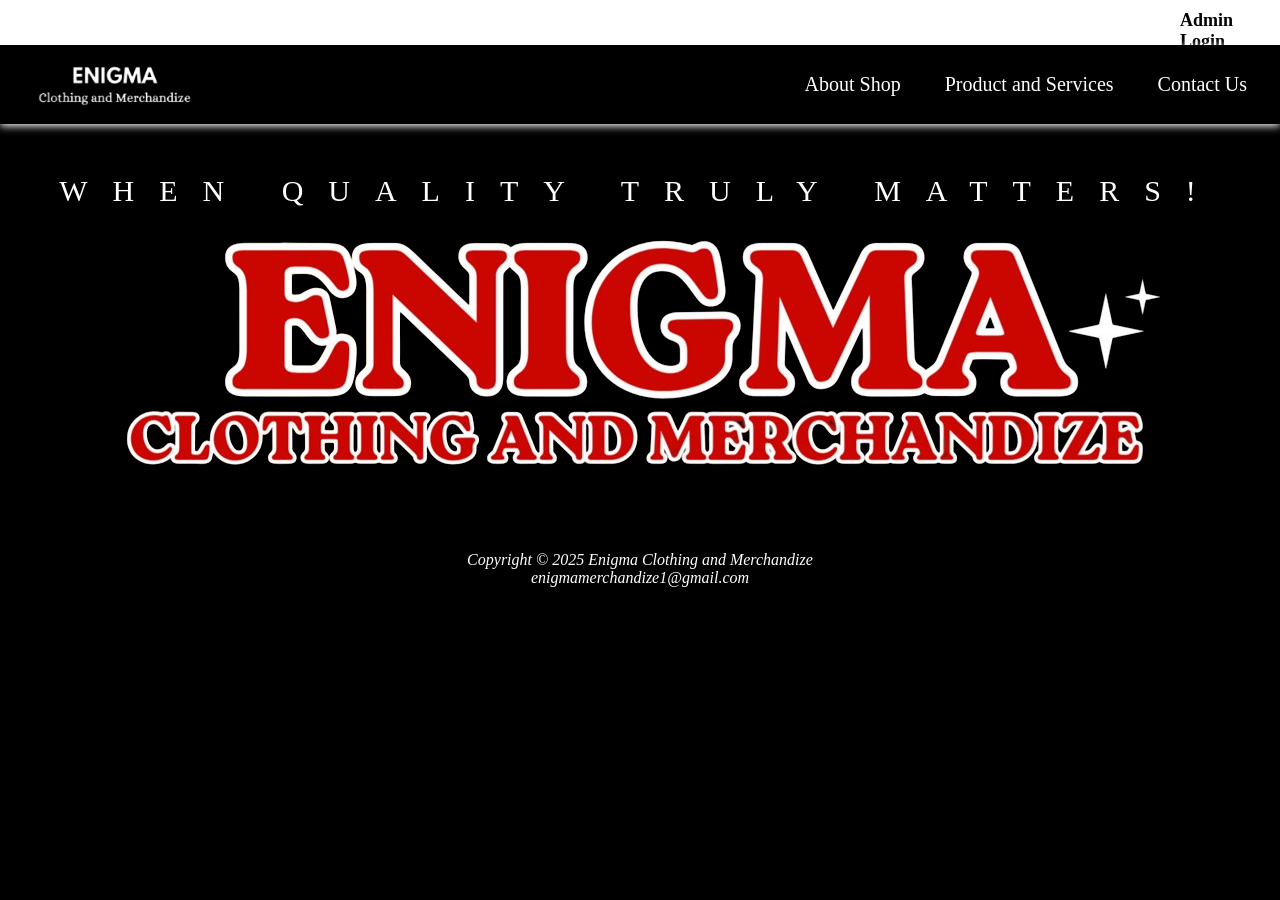
<file: index.html>
<!DOCTYPE html>
<html lang="en">
<head>
    <meta charset="UTF-8">
    <meta name="viewport" content="width=device-width, initial-scale=1.0">
    <title>Enigma Merchandize</title>
    <link rel="icon" type="print/img" href="icon.png">
    <link rel="stylesheet" href="customer.css">
</head>
<body>
    <div class="admin">
        <h1>Admin Login</h1>
        <a href="login.html">
        <button type="button" class="login_admin">Sign In</button></a>
    </div>

        <div class="nav-top">
            <nav>
                <span class="logo-letter"><a href="#homepage"><img src="ENIGMA logo.png" alt="logo"></a></span>
                <ul>
                    <li><a class="nav-item" href="#aboutUs">About Shop</a></li>
                    <li><a class="nav-item" href="#product">Product and Services</a></li>
                    <li><a class="nav-item" href="#contact">Contact Us</a></li>
                </ul>
        </nav>
        </div>

        <main>
        <section id="homepage" class="content">
          <div class="homeline1">
                <p>WHEN QUALITY TRULY MATTERS!</p>
                <img src="home.png" alt="">
            </div>
        </section>

        <section id="aboutUs" class="content">
            <div class="homeline">
                <p>WHEN QUALITY TRULY MATTERS!</p>
                <img src="home.png" alt="">
                <ul class="image-list">
                    <li>
                        <img src="item1.PNG" alt="Tote Bag">
                        <div class="item-name">Tote Bag</div>
                    </li>
                    <li>
                        <img src="item2.PNG" alt="Mug">
                        <div class="item-name">Mug</div>
                    </li>
                    <li>
                        <img src="item3.PNG" alt="T-Shirt">
                        <div class="item-name">T-Shirt</div>
                    </li>
                    <li>
                        <img src="item4.PNG" alt="Vinyl Canvas">
                        <div class="item-name">Vinyl Canvas</div>
                    </li>
                    <li>
                        <img src="item5.PNG" alt="Personalized Notebook">
                        <div class="item-name">Personalized Notebook</div>
                    </li>
                </ul>
                <a href="#product">
                <button type="button" class="details">See Details</button> </a>
            </div>

            <div class="reach">
                <p>Information and Social Media</p>
            </div>

            <div class="logo">
                <p>Official Logo</p>
                <img src="logo.jpg" alt="Logo">
            </div>

            <div class="facebook">
                <a href="https://www.facebook.com/enigmamerchandize1?mibextid=wwXIfr&rdid=MCrJH0Y0FEKkDv98&share_url=https%3A%2F%2Fwww.facebook.com%2Fshare%2F19iwUnmJYh%2F%3Fmibextid%3DwwXIfr#">
                    <img src="facebook.svg" alt="Facebook"></a>
                    <p>Enigma Merchadize</p>
            </div>
           
            <div class="fb">
            <img src="facebook1.PNG" alt="Facebook">
            </div>

            <div class="shopee">
                <a href="https://shopee.ph/shop/382888868?af_click_lookback=7d&af_reengagement_window=7d&af_siteid=an_13151040000&af_sub_siteid=382888868----&af_viewthrough_lookback=1d&c=-&is_retargeting=true&pid=affiliates&utm_campaign=-&utm_content=382888868----&utm_medium=affiliates&utm_source=an_13151040000&utm_term=chbc2f6w1ndn">
                    <img src="shopee.svg" alt="Shopee"></a>
                    <p>Enigma Clothing Est. 2014</p>    
            </div>

            <div class="shop">
                <img src="shopee1.jpg" alt="Shopee">
                </div>

                <div class="address">
                    <img src="address.svg">
                    <p>Address: 4432 - C V. Francisco St. Sta Mesa, Manila, Manila, Philippines</p>
                </div>

                <div class="map">
                    <iframe src="https://www.google.com/maps/embed?pb=!1m16!1m12!1m3!1d3267.818890757974!2d121.01124091173781!3d14.600391389003951!2m3!1f0!2f0!3f0!3m2!1i1024!2i768!4f13.1!2m1!1s%204432%20-%20C%20V.%20Francisco%20St.%20Sta%20Mesa%2C%20Manila%2C%20Manila%2C%20Philippines!5e1!3m2!1sen!2sph!4v1738399141946!5m2!1sen!2sph" 
                    width="600" height="450" style="border:0;" allowfullscreen="" loading="lazy" referrerpolicy="no-referrer-when-downgrade">
                </iframe>
                </div>


                </div>
        </section>

        <section id="product" class="content">
            <div class="prod">
            <ul>
                <li><img src="Bag.png" alt="Bag"></li>
                <li><img src="DigitalPrinting.png" alt="Digital Printing"></li>
                <li><img src="Lanyard.png" alt="Lanyard"></li>
                <li><img src="Mug.png" alt="Mug"></li>
                <li><img src="Piso.png" alt="Piso Printing"></li>
                <li><img src="PVC.png" alt="PVC ID"></li>
                <li><img src="SilkScreen.png" alt="Silk Screen Printing"></li>
                <li><img src="Sublimation.png" alt="Sublimation Printing"></li>
                <li><img src="T-SHIRT.png" alt="T-Shirt Printing"></li>
                <li><img src="Typing.png" alt="Typing Job"></li>
                <li><img src="Umbrella.png" alt="Umbrella Printing"></li>
            </ul>
        </div>

        <div class="button-container">
            <a href="orderform.html">
                <button type="button" class="ordernow">Order Now!</button>
            </a>
        </div>
        
<div class="reviews-section">
    <h2 class="reviews-title">Customer Reviews</h2>
    <button class="add-review-btn">Write a Review</button>
    <div class="review-form" style="display: none;">
        <h3>Write Your Review</h3>
        <form id="reviewForm">
            <div class="star-rating">
                <input type="radio" id="star5" name="rating" value="5">
                <label for="star5">★</label>
                <input type="radio" id="star4" name="rating" value="4">
                <label for="star4">★</label>
                <input type="radio" id="star3" name="rating" value="3">
                <label for="star3">★</label>
                <input type="radio" id="star2" name="rating" value="2">
                <label for="star2">★</label>
                <input type="radio" id="star1" name="rating" value="1">
                <label for="star1">★</label>
            </div>
            <select name="service-type" required>
                <option value="">Select Service Type</option>
                <option value="T-Shirt Printing">T-Shirt Printing</option>
                <option value="Digital Printing">Digital Printing</option>
                <option value="Mug Printing">Mug Printing</option>
                <option value="PVC ID">PVC ID</option>
                <option value="Other">Other</option>
            </select>
            <input type="text" placeholder="Your Name" required>
            <textarea placeholder="Your Review" required></textarea>
            <button type="submit">Submit Review</button>
        </form>
    </div>

    <div class="reviews-grid">
        <div class="review-card">
            <div class="review-header">
                <div class="stars">★★★★★</div>
                <span class="service-tag">T-Shirt Printing</span>
            </div>
            <div class="reviewer-name">John Doe</div>
            <div class="review-text">
                Amazing quality! The prints are vibrant and the fabric is comfortable. Will definitely order again.
            </div>
            <div class="review-date">February 1, 2025</div>
        </div>

        <div class="review-card">
            <div class="review-header">
                <div class="stars">★★★★☆</div>
                <span class="service-tag">Mug Printing</span>
            </div>
            <div class="reviewer-name">Maria Garcia</div>
            <div class="review-text">
                The mug design came out perfect. Great customer service too!
            </div>
            <div class="review-date">January 28, 2025</div>
        </div>
    </div>
</div>

        </section>    

        <section id="contact" class="content">

            <div class="message-admin">
                <h2 class="message-title">Send Message to Admin</h2>
                <form id="adminMessageForm" action="admin1.html#communication-tools" method="POST">
                    <div class="form-group">
                        <input type="text" id="customerName" name="customerName" placeholder="Your Name" required>
                    </div>
                    <div class="form-group">
                        <input type="email" id="customerEmail" name="customerEmail" placeholder="Your Email" required>
                    </div>
                    <div class="form-group">
                        <select id="serviceType" name="serviceType" required>
                            <option value="">Select Service</option>
                            <option value="Digital Printing">Digital Printing</option>
                            <option value="Silkscreen">Silkscreen</option>
                            <option value="Sublimation">Sublimation</option>
                            <option value="Umbrella Printing">Umbrella Printing</option>
                            <option value="T-Shirt Printing">T-Shirt Printing</option>
                            <option value="Bag Printing">Bag Printing</option>
                            <option value="Mug Printing">Mug Printing</option>
                            <option value="Lanyard Printing">Lanyard Printing</option>
                            <option value="PVC ID">PVC ID</option>
                            <option value="Typing Job">Typing Job</option>
                            <option value="Piso Print">Piso Print</option>
                        </select>
                    </div>
                    <div class="form-group">
                        <textarea id="messageContent" name="messageContent" placeholder="Your Message" required></textarea>
                    </div>
                    <button type="submit" class="send-message-btn">Send Message</button>
                </form>
            </div>

            <div class="email">
                <a href="mailto:enigmamerchandize1@gmail.com">
                    <img src="mail.svg" alt="Mail"></a>
                    <p>Email: enigmamerchandize1@gmail.com</p>
            </div>

            <div class="contact">
                <a href="tel:09100222941">
                    <img src="phone.svg" alt="Phone Icon"></a>
                    <p>Contact: 0910 022 2941</p>
        </section>    



    </main>
            <footer>
                <p><i>Copyright © 2025 Enigma Clothing and Merchandize</i></p>
                <a href="mailto:enigmamerchandize1@gmail.com"><i>enigmamerchandize1@gmail.com</i></a>
            </footer>


</body>

<script src="customer.js"></script>
</html>
</file>
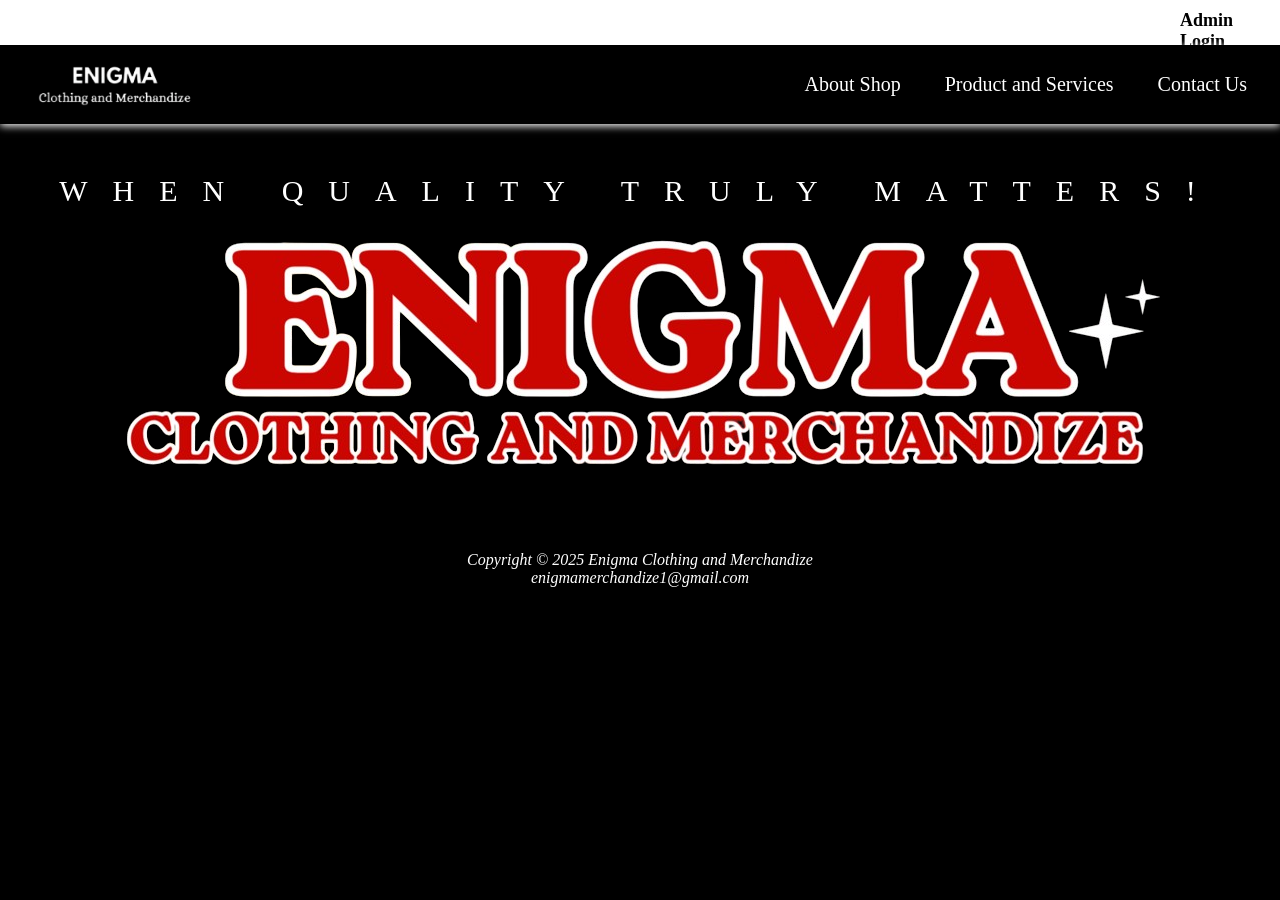
<file: customer.html>
<!DOCTYPE html>
<html lang="en">
<head>
    <meta charset="UTF-8">
    <meta name="viewport" content="width=device-width, initial-scale=1.0">
    <title>Enigma Merchandize</title>
    <link rel="icon" type="print/img" href="icon.png">
    <link rel="stylesheet" href="customer.css">
</head>
<body>
    <div class="admin">
        <h1>Admin Login</h1>
        <a href="login.html">
        <button type="button" class="login_admin">Sign In</button></a>
    </div>

        <div class="nav-top">
            <nav>
                <span class="logo-letter"><a href="#homepage"><img src="ENIGMA logo.png" alt="logo"></a></span>
                <ul>
                    <li><a class="nav-item" href="#aboutUs">About Shop</a></li>
                    <li><a class="nav-item" href="#product">Product and Services</a></li>
                    <li><a class="nav-item" href="#contact">Contact Us</a></li>
                </ul>
        </nav>
        </div>

        <main>
        <section id="homepage" class="content">
          <div class="homeline1">
                <p>WHEN QUALITY TRULY MATTERS!</p>
                <img src="home.png" alt="">
            </div>
        </section>

        <section id="aboutUs" class="content">
            <div class="homeline">
                <p>WHEN QUALITY TRULY MATTERS!</p>
                <img src="home.png" alt="">
                <ul class="image-list">
                    <li>
                        <img src="item1.PNG" alt="Tote Bag">
                        <div class="item-name">Tote Bag</div>
                    </li>
                    <li>
                        <img src="item2.PNG" alt="Mug">
                        <div class="item-name">Mug</div>
                    </li>
                    <li>
                        <img src="item3.PNG" alt="T-Shirt">
                        <div class="item-name">T-Shirt</div>
                    </li>
                    <li>
                        <img src="item4.PNG" alt="Vinyl Canvas">
                        <div class="item-name">Vinyl Canvas</div>
                    </li>
                    <li>
                        <img src="item5.PNG" alt="Personalized Notebook">
                        <div class="item-name">Personalized Notebook</div>
                    </li>
                </ul>
                <a href="#product">
                <button type="button" class="details">See Details</button> </a>
            </div>

            <div class="reach">
                <p>Information and Social Media</p>
            </div>

            <div class="logo">
                <p>Official Logo</p>
                <img src="logo.jpg" alt="Logo">
            </div>

            <div class="facebook">
                <a href="https://www.facebook.com/enigmamerchandize1?mibextid=wwXIfr&rdid=MCrJH0Y0FEKkDv98&share_url=https%3A%2F%2Fwww.facebook.com%2Fshare%2F19iwUnmJYh%2F%3Fmibextid%3DwwXIfr#">
                    <img src="facebook.svg" alt="Facebook"></a>
                    <p>Enigma Merchadize</p>
            </div>
           
            <div class="fb">
            <img src="facebook1.PNG" alt="Facebook">
            </div>

            <div class="shopee">
                <a href="https://shopee.ph/shop/382888868?af_click_lookback=7d&af_reengagement_window=7d&af_siteid=an_13151040000&af_sub_siteid=382888868----&af_viewthrough_lookback=1d&c=-&is_retargeting=true&pid=affiliates&utm_campaign=-&utm_content=382888868----&utm_medium=affiliates&utm_source=an_13151040000&utm_term=chbc2f6w1ndn">
                    <img src="shopee.svg" alt="Shopee"></a>
                    <p>Enigma Clothing Est. 2014</p>    
            </div>

            <div class="shop">
                <img src="shopee1.jpg" alt="Shopee">
                </div>

                <div class="address">
                    <img src="address.svg">
                    <p>Address: 4432 - C V. Francisco St. Sta Mesa, Manila, Manila, Philippines</p>
                </div>

                <div class="map">
                    <iframe src="https://www.google.com/maps/embed?pb=!1m16!1m12!1m3!1d3267.818890757974!2d121.01124091173781!3d14.600391389003951!2m3!1f0!2f0!3f0!3m2!1i1024!2i768!4f13.1!2m1!1s%204432%20-%20C%20V.%20Francisco%20St.%20Sta%20Mesa%2C%20Manila%2C%20Manila%2C%20Philippines!5e1!3m2!1sen!2sph!4v1738399141946!5m2!1sen!2sph" 
                    width="600" height="450" style="border:0;" allowfullscreen="" loading="lazy" referrerpolicy="no-referrer-when-downgrade">
                </iframe>
                </div>


                </div>
        </section>

        <section id="product" class="content">
            <div class="prod">
            <ul>
                <li><img src="Bag.png" alt="Bag"></li>
                <li><img src="DigitalPrinting.png" alt="Digital Printing"></li>
                <li><img src="Lanyard.png" alt="Lanyard"></li>
                <li><img src="Mug.png" alt="Mug"></li>
                <li><img src="Piso.png" alt="Piso Printing"></li>
                <li><img src="PVC.png" alt="PVC ID"></li>
                <li><img src="SilkScreen.png" alt="Silk Screen Printing"></li>
                <li><img src="Sublimation.png" alt="Sublimation Printing"></li>
                <li><img src="T-SHIRT.png" alt="T-Shirt Printing"></li>
                <li><img src="Typing.png" alt="Typing Job"></li>
                <li><img src="Umbrella.png" alt="Umbrella Printing"></li>
            </ul>
        </div>

        <div class="button-container">
            <a href="orderform.html">
                <button type="button" class="ordernow">Order Now!</button>
            </a>
        </div>
        
<div class="reviews-section">
    <h2 class="reviews-title">Customer Reviews</h2>
    <button class="add-review-btn">Write a Review</button>
    <div class="review-form" style="display: none;">
        <h3>Write Your Review</h3>
        <form id="reviewForm">
            <div class="star-rating">
                <input type="radio" id="star5" name="rating" value="5">
                <label for="star5">★</label>
                <input type="radio" id="star4" name="rating" value="4">
                <label for="star4">★</label>
                <input type="radio" id="star3" name="rating" value="3">
                <label for="star3">★</label>
                <input type="radio" id="star2" name="rating" value="2">
                <label for="star2">★</label>
                <input type="radio" id="star1" name="rating" value="1">
                <label for="star1">★</label>
            </div>
            <select name="service-type" required>
                <option value="">Select Service Type</option>
                <option value="T-Shirt Printing">T-Shirt Printing</option>
                <option value="Digital Printing">Digital Printing</option>
                <option value="Mug Printing">Mug Printing</option>
                <option value="PVC ID">PVC ID</option>
                <option value="Other">Other</option>
            </select>
            <input type="text" placeholder="Your Name" required>
            <textarea placeholder="Your Review" required></textarea>
            <button type="submit">Submit Review</button>
        </form>
    </div>

    <div class="reviews-grid">
        <div class="review-card">
            <div class="review-header">
                <div class="stars">★★★★★</div>
                <span class="service-tag">T-Shirt Printing</span>
            </div>
            <div class="reviewer-name">John Doe</div>
            <div class="review-text">
                Amazing quality! The prints are vibrant and the fabric is comfortable. Will definitely order again.
            </div>
            <div class="review-date">February 1, 2025</div>
        </div>

        <div class="review-card">
            <div class="review-header">
                <div class="stars">★★★★☆</div>
                <span class="service-tag">Mug Printing</span>
            </div>
            <div class="reviewer-name">Maria Garcia</div>
            <div class="review-text">
                The mug design came out perfect. Great customer service too!
            </div>
            <div class="review-date">January 28, 2025</div>
        </div>
    </div>
</div>

        </section>    

        <section id="contact" class="content">

            <div class="message-admin">
                <h2 class="message-title">Send Message to Admin</h2>
                <form id="adminMessageForm" action="admin1.html#communication-tools" method="POST">
                    <div class="form-group">
                        <input type="text" id="customerName" name="customerName" placeholder="Your Name" required>
                    </div>
                    <div class="form-group">
                        <input type="email" id="customerEmail" name="customerEmail" placeholder="Your Email" required>
                    </div>
                    <div class="form-group">
                        <select id="serviceType" name="serviceType" required>
                            <option value="">Select Service</option>
                            <option value="Digital Printing">Digital Printing</option>
                            <option value="Silkscreen">Silkscreen</option>
                            <option value="Sublimation">Sublimation</option>
                            <option value="Umbrella Printing">Umbrella Printing</option>
                            <option value="T-Shirt Printing">T-Shirt Printing</option>
                            <option value="Bag Printing">Bag Printing</option>
                            <option value="Mug Printing">Mug Printing</option>
                            <option value="Lanyard Printing">Lanyard Printing</option>
                            <option value="PVC ID">PVC ID</option>
                            <option value="Typing Job">Typing Job</option>
                            <option value="Piso Print">Piso Print</option>
                        </select>
                    </div>
                    <div class="form-group">
                        <textarea id="messageContent" name="messageContent" placeholder="Your Message" required></textarea>
                    </div>
                    <button type="submit" class="send-message-btn">Send Message</button>
                </form>
            </div>

            <div class="email">
                <a href="mailto:enigmamerchandize1@gmail.com">
                    <img src="mail.svg" alt="Mail"></a>
                    <p>Email: enigmamerchandize1@gmail.com</p>
            </div>

            <div class="contact">
                <a href="tel:09100222941">
                    <img src="phone.svg" alt="Phone Icon"></a>
                    <p>Contact: 0910 022 2941</p>
        </section>    



    </main>
            <footer>
                <p><i>Copyright © 2025 Enigma Clothing and Merchandize</i></p>
                <a href="mailto:enigmamerchandize1@gmail.com"><i>enigmamerchandize1@gmail.com</i></a>
            </footer>


</body>

<script src="customer.js"></script>
</html>
</file>
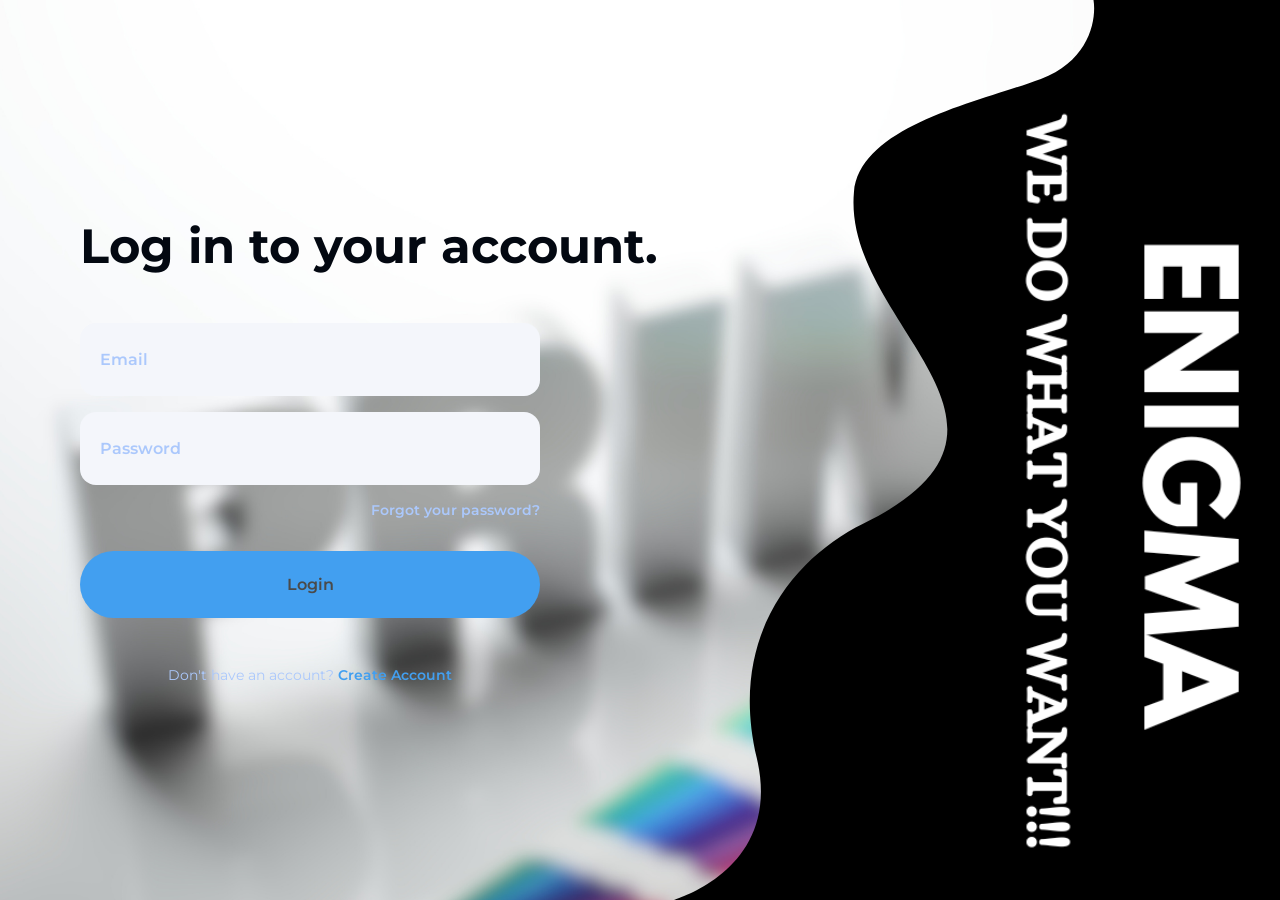
<file: login.html>
<!DOCTYPE html>
   <html lang="en">
   <head>
      <meta charset="UTF-8">
      <meta name="viewport" content="width=device-width, initial-scale=1.0">
      <link rel="icon" type="print/img" href="icon.png">
      <link rel="stylesheet" href="login.css">
      <title>Enigma Printing Shop</title>
   </head>
   <body>
      <!--=============== LOGIN IMAGE ===============-->
      <svg class="login__blob" viewBox="0 0 566 840" xmlns="http://www.w3.org/2000/svg">
         <mask id="mask0" mask-type="alpha">
            <path d="M342.407 73.6315C388.53 56.4007 394.378 17.3643 391.538 
            0H566V840H0C14.5385 834.991 100.266 804.436 77.2046 707.263C49.6393 
            591.11 115.306 518.927 176.468 488.873C363.385 397.026 156.98 302.824 
            167.945 179.32C173.46 117.209 284.755 95.1699 342.407 73.6315Z"/>
         </mask>
      
         <g mask="url(#mask0)">
            <path d="M342.407 73.6315C388.53 56.4007 394.378 17.3643 391.538 
            0H566V840H0C14.5385 834.991 100.266 804.436 77.2046 707.263C49.6393 
            591.11 115.306 518.927 176.468 488.873C363.385 397.026 156.98 302.824 
            167.945 179.32C173.46 117.209 284.755 95.1699 342.407 73.6315Z"/>
      
            <image class="login__img" href="ENIGMA.png"/>
         </g>
      </svg>      

      <!--=============== LOGIN ===============-->
      <div class="login container grid" id="loginAccessRegister">
         <!--===== LOGIN ACCESS =====-->
         <div class="login__access">
            <h1 class="login__title">Log in to your account.</h1>
            
            <div class="login__area">
               <form action="" class="login__form">
                  <div class="login__content grid">
                     <div class="login__box">
                        <input type="email" id="email" required placeholder=" " class="login__input">
                        <label for="email" class="login__label">Email</label>
            
                        <i class="ri-mail-fill login__icon"></i>
                     </div>
         
                     <div class="login__box">
                        <input type="password" id="password" required placeholder=" " class="login__input">
                        <label for="password" class="login__label">Password</label>
            
                        <i class="ri-eye-off-fill login__icon login__password" id="loginPassword"></i>
                     </div>
                  </div>
         
                  <a href="#" class="login__forgot">Forgot your password?</a>
         
                  <button type="submit" class="login__button">Login</button>
               </form>
   
      
               <p class="login__switch">
                  Don't have an account? 
                  <button id="loginButtonRegister">Create Account</button>
               </p>
            </div>
         </div>

         <!--===== LOGIN REGISTER =====-->
         <div class="login__register">
            <h1 class="login__title">Create new account.</h1>

            <div class="login__area">
               <form action="" class="login__form">
                  <div class="login__content grid">

                     <div class="login__group grid">
                        <div class="login__box">
                           <input type="text" id="names" required placeholder=" " class="login__input">
                           <label for="names" class="login__label">Names</label>
      
                           <i class="ri-id-card-fill login__icon"></i>
                        </div>
      
                        <div class="login__box">
                           <input type="text" id="surnames" required placeholder=" " class="login__input">
                           <label for="surnames" class="login__label">Surnames</label>
      
                           <i class="ri-id-card-fill login__icon"></i>
                        </div>
                     </div>
   
                     <div class="login__box">
                        <input type="email" id="emailCreate" required placeholder=" " class="login__input">
                        <label for="emailCreate" class="login__label">Email</label>
   
                        <i class="ri-mail-fill login__icon"></i>
                     </div>
   
                     <div class="login__box">
                        <input type="password" id="passwordCreate" required placeholder=" " class="login__input">
                        <label for="passwordCreate" class="login__label">Password</label>
         
                        <i class="ri-eye-off-fill login__icon login__password" id="loginPasswordCreate"></i>
                     </div>
                  </div>
   
                  <button type="submit" class="login__button">Create account</button>
               </form>
   
               <p class="login__switch">
                  Already have an account? 
                  <button id="loginButtonAccess">Log In</button>
               </p>
            </div>
         </div>
      </div>
      
      <!--=============== MAIN JS ===============-->
      <script src="login.js"></script>
   </body>
</html>
</file>
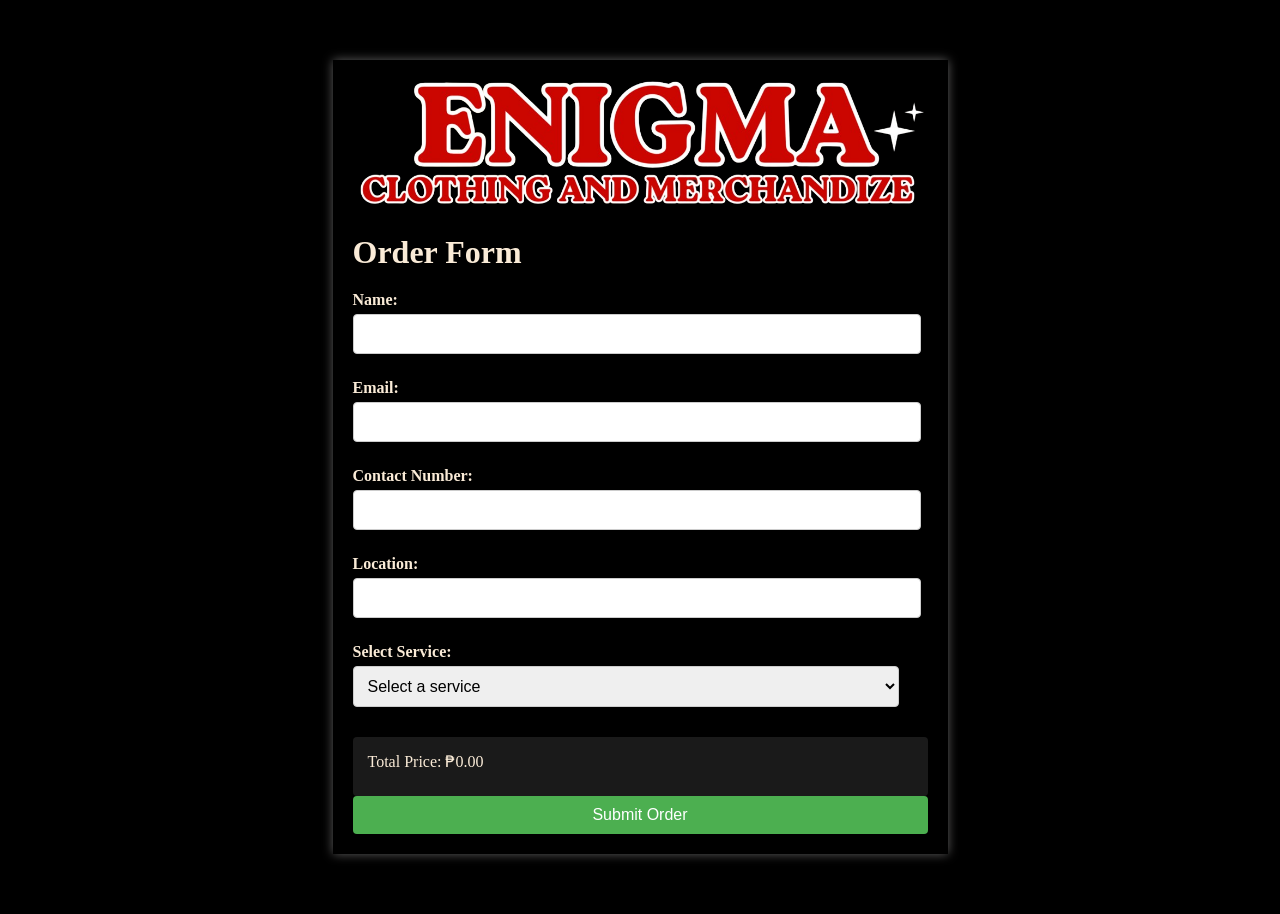
<file: orderform.html>
<!DOCTYPE html>
<html lang="en">
<head>
    <meta charset="UTF-8">
    <meta name="viewport" content="width=device-width, initial-scale=1.0">
    <link rel="stylesheet" href="orderform.css">
    <title>Enigma Merchandize</title>
    <link rel="icon" type="print/img" href="icon.png">
</head>
<body>
    <div class="form-container">
        <img src="home.png" alt="home">
        <h1>Order Form</h1>
        
        <div class="form-group">
            <label for="name">Name:</label>
            <input type="text" id="name" required>
        </div>
        
        <div class="form-group">
            <label for="email">Email:</label>
            <input type="email" id="email" required>
        </div>
        
        <div class="form-group">
            <label for="contact">Contact Number:</label>
            <input type="tel" id="contact" required>
        </div>
        
        <div class="form-group">
            <label for="location">Location:</label>
            <input type="text" id="location" required>
        </div>
        
        <div class="form-group">
            <label for="serviceSelect">Select Service:</label>
            <select id="serviceSelect" required>
                <option value="">Select a service</option>
                <option value="digitalPrinting">Digital Printing</option>
                <option value="silkScreen">Silk Screen</option>
                <option value="sublimation">Sublimation</option>
                <option value="umbrella">Umbrella</option>
                <option value="bags">Bags / Canvas</option>
                <option value="mugs">Mugs & Magic Mugs</option>
                <option value="lanyard">Lanyard</option>
                <option value="pvcId">PVC ID</option>
                <option value="pisoPrint">Piso Print</option>
                <option value="typingJob">Typing Job</option>
                <option value="tshirtPrint">T-Shirt Print</option>
            </select>
        </div>
        
        <div id="serviceOptions"></div>
        
        <div class="price-display">
            Total Price: ₱<span id="totalPrice">0.00</span>
            <div class="breakdown" id="priceBreakdown"></div>
        </div>
        
        <button type="submit">Submit Order</button>
    </div>


    <script src="orderform.js"></script>
</body>
</html>
</file>
<file: customer.css>
* {
    margin: 0;
    padding: 0;
    box-sizing: border-box;
    font-family:Cambria, Cochin, Georgia, Times, 'Times New Roman', serif ;
}

body {
    background: #000000;
    color: #fff;
}

/* upper */
.admin {
    background-color: rgb(255, 255, 255);
    height: 45px;
    display: flex;
    align-items: center;
    flex-wrap: wrap;
}

.admin h1 {
    color: #000000;
    padding-top: 10px;
    padding-bottom: 15px;
    padding-left: 1180px;
    font-size: large;
}

.admin .login_admin {
    font-weight: bold;
    font: 'Times New Roman';
    border: 1px solid #000000;
    border-radius: 3px;
    width: 60px;
    height: 30px;
    margin-left: 30px;
    margin-bottom: 5px;
}

.admin .login_admin:hover {
    background-color: #000000;
    color: #ffffff;
}

.nav-top {
    background-color: #000000;
    position: sticky;
    top: 0;
    z-index: 1000; 
    box-shadow: 0px 2px 8px  #ffffff;;
    padding: 10px 10%;
}

.nav-top img {
    margin-top: 5px;
    height: 50px; 
}

.content {
    display: none;
}

#homepage {
    display: block; 
}

nav ul li a:hover, .active {
    border-radius: 5px;
    background-color: #ffffff;
    color: #000000;
}

nav {
    display: flex;
    align-items: center;
    justify-content: space-between;
    flex-wrap: wrap;
    margin: 0px -115px;
}

nav ul li {
    display: inline-block;
    list-style: none;
    margin: 10px 20px; 
}

nav ul li a {
    color: #ffffff;
    text-decoration: none;
    font-size: 20px;
    position: relative;
}

nav ul li a::after{
    content:'';
    width: 0%;
    height: 3px;
    background: #db0c0c;
    position: absolute;
    left: 0;
    bottom: -6px;
    transition: 0.5s;
}

nav ul li a:hover::after {
    width: 100%;
}

.homeline1 {
    margin-top: 50px;
    font-size: 30px;
    text-align: center;
    font-weight: 100px;
}

.homeline1 p {
    letter-spacing: 25px;
}

.homeline1 img {
    margin: 30px 50px;
}

/* aboutUs */
.homeline {
    margin-top: 30px;
    font-size: 30px;
    text-align: center;
    font-weight: 100px;
}

.homeline p {
    letter-spacing: 25px;
}

.homeline img {
    margin: 30px 50px;
}

.image-list {
    list-style-type: none; 
    display: flex; 
    flex-wrap: wrap; 
    justify-content: center; 
    padding: 0; 
}

.image-list li {
    margin: 5px; 
}

.image-list img {
    width: 150px; 
    height: auto;
    margin: 10px; 
    border-radius: 5px; 
    box-shadow: 0 4px 8px rgba(255, 255, 255, 0.315); 
    transition: transform 0.3s;
}

.image-list img:hover {
    transform: scale(1.05); 
}

.item-name {
    position: absolute; 
    bottom: 3px; 
    left: 50%; 
    transform: translateX(-50%); 
    background-color: rgba(0, 0, 0, 0.7); 
    color: #ffffff; 
    padding: 5px; 
    border-radius: 5px; 
    opacity: 0; 
    transition: opacity 0.3s; 
}

.image-list li:hover .item-name {
    opacity: 1; /* Show text on hover */
}

.homeline .details {
    margin-top: 40px;
    padding: 20px 75px;
    background-color: #ffffff;
    color: rgb(0, 0, 0);
    text-decoration: none; 
    border-radius: 5px; 
    font-size: 20px; 
    font-weight: 1000;
    transition: background-color 1s ease 0s; 
}

.homeline .details:hover {
    background-color: #800000;
}

.logo {
    margin-top: 5%;
    text-align: center;
    font-size: 300%;
    font-weight: 900;
    color: #ff0000;
}

.logo img {
    margin-top: 2%;
    border: #000000;
    border-radius: 100px;
    outline: 3px solid #000000;
    transition: outline 50ms linear 0s;
}

.logo:hover img {
    outline: 7px solid #ff0000;
}

.reach p {
    text-align: center;
    text-decoration: solid;
    font-weight: 600;
    font-size: 500%;
    margin: 10% 50px;
    animation: hu__hu__ infinite 2s ease-in-out
}
@keyframes hu__hu__ {
    50% { transform: translateY(30px) }
}

.fb img {
    margin-top: 10px;
    margin-left: 173px;
    border: 5px solid #ffffff;
    border-radius: 8px;
    max-width: 75%;
    align-items: center;
}

.shop img {
    margin-top: 10px;
    margin-left: 498px;
    border: 5px solid #ffffff;
    border-radius: 8px;
    max-width: 30%;
    align-items: center;
}


.facebook {
    display: flex; 
    flex-wrap: wrap; 
    justify-content: center; 
    padding: 0; 
    margin-top: 75px;
    font-size: 250%;
    font-weight: 900;
    color: #ff0303;
}

.facebook img {
    margin-right: 10px;
    max-width: 28px;
    filter: invert(100%);
    transition: transform 0.3s ease;
}

.facebook:hover img {
    transform: translateY(-10px); 
}

.shopee {
    display: flex; 
    flex-wrap: wrap; 
    justify-content: center; 
    padding: 0; 
    margin-top: 20px;
    font-size: 200%;
    font-weight: 900;
    color: #ff0303;
}

.shopee img {
    margin-right: 10px;
    max-width: 25px;
    filter: invert(100%);
    transition: transform 0.3s ease;
}

.shopee:hover img {
    transform: translateY(-10px); 
}

.email {
    display: flex; 
    text-decoration: none;
    flex-wrap: wrap; 
    justify-content: center; 
    padding: 0; 
    margin-top: 20px;
    font-size: 200%;
    font-weight: 900;
    color: #ff0303;
}

.email img {
    margin-right: 10px;
    max-width: 25px;
    filter: invert(100%);
    transition: transform 0.3s ease;
}

.email:hover img {
    transform: translateY(-10px); 
}

.contact {
    display: flex; 
    text-decoration: none;
    flex-wrap: wrap; 
    justify-content: center; 
    padding: 0; 
    margin-top: 20px;
    font-size: 200%;
    font-weight: 900;
    color: #ff0303;
}

.contact img {
    margin-right: 10px;
    max-width: 25px;
    filter: invert(100%);
    transition: transform 0.3s ease;
}

.contact:hover img {
    transform: translateY(-10px); 
}

.address {
    display: flex; 
    flex-wrap: wrap; 
    justify-content: center; 
    margin-bottom:-20px ;
    margin-top: 20px;
    font-size: 200%;
    font-weight: 900;
    color: #ff0303;
}

.address img {
    margin-right: 10px;
    max-width: 25px;
    filter: invert(100%);
    transition: transform 0.3s ease;
}

.address:hover img {
    transform: translateY(-10px); 
}

.map {
    margin: 2% 29%;
}


/* Product and Services */
.prod {
    display: flex; 
    justify-content: center; 
    align-items: center; 
    flex-wrap: wrap; 
    padding: 20px; 
}

.prod ul {
    list-style-type: none; 
    display: flex; 
    justify-content: center; 
    flex-wrap: wrap; 
    padding: 0; 
}

.prod li {
    margin: 10px; 
}

.prod img {
    width: 300px;
    height: auto; 
    border-radius: 5px; 
    box-shadow: 0 4px 8px rgba(0, 0, 0, 0.2); 
    transition: transform 0.3s; 
}

.prod img:hover {
    transform: scale(1.05); 
}

/* Customer Reviews Styles */
.reviews-section {
    padding: 40px 20px;
    max-width: 1200px;
    margin: 0 auto;
}

.reviews-title {
    text-align: center;
    font-size: 2.5em;
    color: #ffffff;
    margin-bottom: 30px;
    letter-spacing: 15px;
}

.add-review-btn {
    display: block;
    margin: 20px auto;
    padding: 15px 40px;
    background-color: #ffffff;
    color: #000000;
    border: none;
    border-radius: 5px;
    font-size: 18px;
    font-weight: bold;
    cursor: pointer;
    transition: background-color 0.3s ease;
}

.add-review-btn:hover {
    background-color: #800000;
    color: #ffffff;
}

/* Review Form Styles */
.review-form {
    max-width: 600px;
    margin: 20px auto;
    padding: 20px;
    background-color: #ffffff;
    border-radius: 5px;
    color: #000000;
}

.review-form h3 {
    text-align: center;
    margin-bottom: 20px;
}

.review-form form {
    display: flex;
    flex-direction: column;
    gap: 15px;
}

.review-form input,
.review-form select,
.review-form textarea {
    padding: 10px;
    border: 1px solid #ccc;
    border-radius: 4px;
    font-size: 16px;
}

.review-form textarea {
    min-height: 100px;
    resize: vertical;
}

.star-rating {
    display: flex;
    flex-direction: row-reverse;
    justify-content: center;
    gap: 5px;
}

.star-rating input {
    display: none;
}

.star-rating label {
    font-size: 30px;
    color: #ddd;
    cursor: pointer;
}

.star-rating input:checked ~ label,
.star-rating label:hover,
.star-rating label:hover ~ label {
    color: #ffd700;
}

/* Reviews Grid */
.reviews-grid {
    display: grid;
    grid-template-columns: repeat(auto-fill, minmax(300px, 1fr));
    gap: 30px;
    padding: 20px;
}

.review-card {
    background-color: #ffffff;
    border-radius: 8px;
    padding: 20px;
    box-shadow: 0 4px 8px rgba(255, 255, 255, 0.1);
    transition: transform 0.3s ease, box-shadow 0.3s ease;
}

.review-card:hover {
    transform: translateY(-5px);
    box-shadow: 0 6px 12px rgba(255, 255, 255, 0.2);
}

.review-header {
    display: flex;
    justify-content: space-between;
    align-items: center;
    margin-bottom: 10px;
}

.stars {
    color: #ffd700;
    font-size: 20px;
}

.service-tag {
    background-color: #800000;
    color: #ffffff;
    padding: 4px 8px;
    border-radius: 4px;
    font-size: 12px;
}

.reviewer-name {
    font-weight: bold;
    color: #000000;
    margin-bottom: 8px;
}

.review-text {
    color: #333;
    margin-bottom: 12px;
    line-height: 1.4;
}

.review-date {
    color: #666;
    font-size: 14px;
    font-style: italic;
}

/* Responsive Adjustments */
@media (max-width: 768px) {
    .reviews-grid {
        grid-template-columns: 1fr;
    }
    
    .reviews-title {
        font-size: 2em;
        letter-spacing: 10px;
    }
}   

.button-container {
    display: flex; /* Use flexbox */
    justify-content: center; /* Center horizontally */
    align-items: center; /* Center vertically (if needed) */
    margin-top: 40px; /* Optional: margin for spacing */
}

.ordernow {
    margin-top: -10px;
    padding: 20px 75px;
    background-color: #ffffff;
    color: rgb(0, 0, 0);
    text-decoration: none; 
    border-radius: 5px; 
    font-size: 20px; 
    font-weight: 1000;
    transition: background-color 1s ease 0s; 
}

.ordernow:hover {
    background-color: #800000;
}


.message-admin {
    max-width: 800px;
    margin: 40px auto;
    padding: 20px;
}

.message-title {
    text-align: center;
    font-size: 2.5em;
    color: #ffffff;
    margin-bottom: 30px;
    letter-spacing: 15px;
}

.form-group {
    margin-bottom: 20px;
}

.form-group input,
.form-group select,
.form-group textarea {
    width: 100%;
    padding: 12px;
    background-color: #ffffff;
    border: none;
    border-radius: 5px;
    font-family: Cambria, Cochin, Georgia, Times, 'Times New Roman', serif;
    font-size: 16px;
    color: #000000;
}

.form-group textarea {
    min-height: 150px;
    resize: vertical;
}

/* contact */
.send-message-btn {
    display: block;
    width: 100%;
    padding: 15px;
    background-color: #ffffff;
    color: #000000;
    border: none;
    border-radius: 5px;
    font-size: 18px;
    font-weight: bold;
    cursor: pointer;
    transition: background-color 0.3s ease;
}

.send-message-btn:hover {
    background-color: #800000;
    color: #ffffff;
}

@media (max-width: 768px) {
    .message-admin {
        padding: 15px;
    }
    
    .message-title {
        font-size: 2em;
        letter-spacing: 10px;
    }
}

/* footer */
footer {
    text-align: center;
    font: 'Times New Roman';
    color: rgb(255, 255, 255);
    padding: 10px;
    margin: 30px;
}

footer a {
    color: #ffffff;
    text-decoration: none;
}
</file>
<file: login.css>
/*=============== GOOGLE FONTS ===============*/
@import url("https://fonts.googleapis.com/css2?family=Montserrat:wght@100..900&display=swap");

/*=============== VARIABLES CSS ===============*/
:root {
  /*========== Colors ==========*/
  --first-color: hsl(208, 85%, 60%);
  --first-color-alt: hsl(208, 88%, 50%);
  --title-color: hsl(220, 68%, 4%);
  --white-color: hsl(0, 0%, 29%);
  --text-color: hsl(219, 93%, 83%);
  --body-color: hsl(0, 1%, 34%);
  --container-color: hsl(220, 50%, 97%);

  /*========== Font and typography ==========*/
  --body-font: "Montserrat", system-ui;
  --big-font-size: 1.5rem;
  --normal-font-size: .938rem;
  --small-font-size: .813rem;
  --tiny-font-size: .688rem;

  /*========== Font weight ==========*/
  --font-regular: 400;
  --font-medium: 500;
  --font-semi-bold: 600;

  /*========== z index ==========*/
  --z-tooltip: 10;
  --z-fixed: 100;
}

/*========== Responsive typography ==========*/
@media screen and (min-width: 1150px) {
  :root {
    --big-font-size: 3rem;
    --normal-font-size: 1rem;
    --small-font-size: .875rem;
    --tiny-font-size: .75rem;
  }
}

/*=============== BASE ===============*/
* {
  box-sizing: border-box;
  padding: 0;
  margin: 0;
}

body,
input,
button {
  font-family: var(--body-font);
  font-size: var(--normal-font-size);
}

body {
  background: #ffffff url(printing.png) 
  center center/cover no-repeat;  
  color: var(--text-color);
}

input,
button {
  border: none;
  outline: none;
}

a {
  text-decoration: none;
}

img {
  display: block;
  max-width: 100%;
  height: auto;
}

/*=============== REUSABLE CSS CLASSES ===============*/
.container {
  max-width: 1120px;
  margin-inline: 1.5rem;
}

.grid {
  display: grid;
  gap: 1rem;
}

/*=============== LOGIN  ===============*/
.login {
  position: relative;
  height: 100vh;
  align-items: center;
  overflow: hidden;
}

.login__blob {
  display: none;
}

.login__title {
  font-size: var(--big-font-size);
  color: var(--title-color);
  text-align: center;
  margin-bottom: 2rem;
}

.login__box {
  position: relative;
  display: flex;
  align-items: center;
  background-color: var(--container-color);
  border-radius: 1rem;
}

.login__input {
  background: none;
  width: 100%;
  padding: 1.5rem 2.5rem 1.5rem 1.25rem;
  font-weight: var(--font-semi-bold);
  border: 3px solid transparent;
  border-radius: 1rem;
  z-index: 1;
  transition: border-color .4s;
}

.login__input:autofill {
  transition: background-color 6000s, color 6000s;
}

.login__label {
  position: absolute;
  left: 1.25rem;
  font-weight: var(--font-semi-bold);
  transition: transform .4s, font-size .4s, color .4s;
}

.login__icon {
  position: absolute;
  right: 1rem;
  font-size: 1.25rem;
  transition: color .4s;
}

.login__password {
  cursor: pointer;
  z-index: 10;
}

.login__forgot {
  display: block;
  width: max-content;
  margin: 1rem 0 0 auto;
  font-size: var(--small-font-size);
  font-weight: var(--font-semi-bold);
  color: var(--text-color);
  transition: color .4s;
}

.login__forgot:hover {
  color: var(--first-color);
}

.login__button {
  width: 100%;
  display: inline-flex;
  justify-content: center;
  background-color: var(--first-color);
  color: var(--white-color);
  font-weight: var(--font-semi-bold);
  padding-block: 1.5rem;
  border-radius: 4rem;
  margin-block: 2rem;
  cursor: pointer;
  transition: background-color .4s, box-shadow .4s;
}

.login__button:hover {
  background-color: var(--first-color-alt);
  box-shadow: 0 8px 24px hsla(208, 92%, 32%, .3);
}

.login__switch {
  text-align: center;
  font-size: var(--small-font-size);
}

.login__switch button {
  background: none;
  color: var(--first-color);
  font-size: var(--small-font-size);
  font-weight: var(--font-semi-bold);
  cursor: pointer;
  transition: color .4s;
}

.login__switch button:hover {
  color: var(--first-color-alt);
}

.login__access, 
.login__register {
  position: absolute;
  left: 0;
  right: 0;
  width: 100%;
  transition: transform .4s, opacity .4s .1s;
}

.login__register {
  transform: translateX(15rem);
  opacity: 0;
  pointer-events: none;
}

/* Input focus move up label */
.login__input:focus ~ .login__label {
  transform: translateY(-12px);
  font-size: var(--tiny-font-size);
}

.login__input:focus {
  padding-block: 2rem 1rem;
}

.login__input:not(:placeholder-shown).login__input:not(:focus) ~ .login__label {
  transform: translateY(-12px);
  font-size: var(--tiny-font-size);
}

.login__input:not(:placeholder-shown).login__input:not(:focus) {
  padding-block: 2rem 1rem;
}

/* Input focus color */
.login__input:focus {
  border-color: var(--first-color);
}

.login__input:focus ~ .login__label,
.login__input:focus ~ .login__icon {
  color: var(--first-color);
}

.login__input option {
  font-family: "Montserrat", system-ui; 
  font-size: 15px; 
  color: #000000; 
}

.active .login__access {
  transform: translateX(15rem);
  opacity: 0;
  pointer-events: none;
}

.active .login__register {
  transform: translateX(0);
  opacity: 1;
  pointer-events: initial;
}

/*=============== BREAKPOINTS ===============*/
@media screen and (max-width: 320px) {
  .container {
    margin-inline: 1rem;
  }
}

@media screen and (min-width: 540px) {
  .login__area {
    width: 380px;
    margin-inline: auto;
  }
}

@media screen and (min-width: 350px) and (max-height: 600px) {
  .login {
    height: 760px;
  }
}

@media screen and (min-width: 1150px) {
  .container {
    margin-inline: auto;
  }

  .login__area {
    width: 460px;
    margin: initial;
  }
  .login__access, 
  .login__register {
    width: 600px;
  }
  .login__title {
    text-align: initial;
    margin-bottom: 3rem;
  }
  .login__button {
    margin-bottom: 3rem;
  }
  .login__group {
    grid-template-columns: repeat(2, 1fr);
  }
  .login__blob {
    display: block;
    height: 100vh;
    position: absolute;
    top: 0;
    right: 0;
  }
  .login__img {
    transform: translate(0rem, 0rem);
  }
}
</file>
<file: orderform.css>
body {
  font-family: 'Times New Roman', Times, serif;
  background-color: #000000;
  margin: 0;
  padding: 20px;
  color: antiquewhite;
}

.form-container {
  max-width: 575px;
  margin: 40px auto;
  padding: 20px;
  background-color: rgba(0, 0, 0, 0.8);
  box-shadow: 0 0 10px rgba(255, 253, 253, 0.377);
}

img {
  max-width: 100%;
}

h1 {
  color: antiquewhite;
  text-align: left;
  margin-bottom: 20px;
}

.form-group {
  margin-bottom: 15px;
}

label {
  display: block;
  color: antiquewhite;
  font-weight: bold;
  margin-bottom: 5px;
}

input, select {
  align-content: center;
  width: 95%;
  color: black;
  padding: 10px;
  margin-bottom: 10px;
  border: 1px solid #ccc;
  border-radius: 4px;
  font-size: 16px;
}

.serviceSelect {
  max-width: 100%;
}

#serviceOptions label {
  margin-top: 10px;
  max-width: 100%;

}

#serviceOptions select, 
#serviceOptions input {
  margin-bottom: 15px;
  max-width: 100%;

}

.price-display {
  background-color: rgba(255, 255, 255, 0.1);
  padding: 15px;
  margin-top: 20px;
  border-radius: 4px;
}

.breakdown {
  margin-top: 10px;
  font-size: 0.9em;
}

button {
  background-color: #4CAF50;
  color: white;
  padding: 10px 20px;
  border: none;
  border-radius: 4px;
  cursor: pointer;
  font-size: 16px;
  width: 100%;
}

button:hover {
  background-color: #089b10;
}

.highlight {
  animation: flash 0.5s;
}

@keyframes flash {
  0%, 100% { background-color: transparent; }
  50% { background-color: rgba(255, 255, 0, 0.2); }
}
</file>
